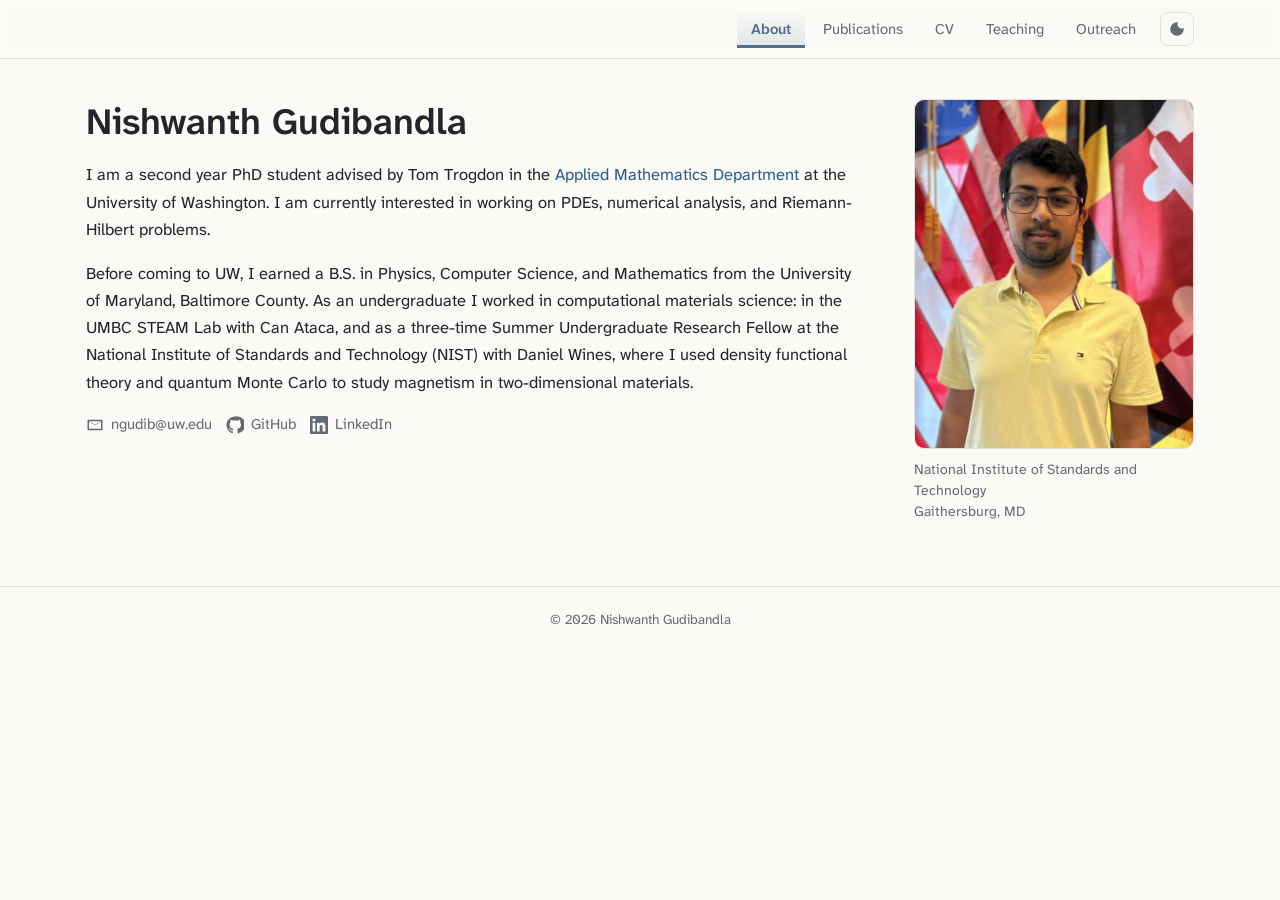
<file: index.html>
<!doctype html>
<html lang="en">
<head>
<meta charset="utf-8">
<meta name="viewport" content="width=device-width, initial-scale=1">
<title>Nishwanth Gudibandla</title>
<meta name="description" content="Nishwanth Gudibandla, PhD student in Applied Mathematics at the University of Washington.">
<link rel="preconnect" href="https://fonts.googleapis.com">
<link rel="preconnect" href="https://fonts.gstatic.com" crossorigin>
<link href="https://fonts.googleapis.com/css2?family=Atkinson+Hyperlegible+Next:ital,wght@0,400;0,500;0,600;1,400&display=swap" rel="stylesheet">
<link rel="stylesheet" href="assets/css/style.css">
<script src="assets/js/site.js"></script>
</head>
<body>
<header class="site-header">
  <nav class="nav" aria-label="Main">
    <div style="display:flex;gap:10px;align-items:center">
      <ul class="nav-links" id="nav-links"><li><a href="" aria-current="page">About</a></li><li><a href="publications/">Publications</a></li><li><a href="cv/">CV</a></li><li><a href="teaching/">Teaching</a></li><li><a href="mentoring/">Outreach</a></li></ul>
      <button class="icon-btn" id="theme-toggle" aria-label="Toggle dark mode"><svg viewBox="0 0 24 24" aria-hidden="true"><path d="M12 3a9 9 0 1 0 9 9c0-.5 0-.9-.1-1.4A5.5 5.5 0 0 1 13.4 3.1L12 3z"/></svg></button>
      <button class="icon-btn menu-toggle" id="menu-toggle" aria-label="Open menu" aria-expanded="false" aria-controls="nav-links"><svg viewBox="0 0 24 24" aria-hidden="true"><path d="M3 6h18v2H3zm0 5h18v2H3zm0 5h18v2H3z"/></svg></button>
    </div>
  </nav>
</header>
<main>
<section class="about">
  <div>
    <h1>Nishwanth Gudibandla</h1>
    <p>I am a second year PhD student advised by Tom Trogdon in the <a href="https://amath.washington.edu/">Applied Mathematics Department</a> at the University of Washington. I am currently interested in working on PDEs, numerical analysis, and Riemann-Hilbert problems.</p>
    <p>Before coming to UW, I earned a B.S. in Physics, Computer Science, and Mathematics from the University of Maryland, Baltimore County. As an undergraduate I worked in computational materials science: in the UMBC STEAM Lab with Can Ataca, and as a three-time Summer Undergraduate Research Fellow at the National Institute of Standards and Technology (NIST) with Daniel Wines, where I used density functional theory and quantum Monte Carlo to study magnetism in two-dimensional materials.</p>
    <div class="contact"><a href="mailto:ngudib@uw.edu"><svg viewBox="0 0 24 24" aria-hidden="true"><path d="M3 5h18a1 1 0 0 1 1 1v12a1 1 0 0 1-1 1H3a1 1 0 0 1-1-1V6a1 1 0 0 1 1-1zm9 7.2L4 7.3V17h16V7.3l-8 4.9zM4.6 7l7.4 4.5L19.4 7H4.6z"/></svg>ngudib@uw.edu</a><a href="https://github.com/ngudib"><svg viewBox="0 0 24 24" aria-hidden="true"><path d="M12 .5a11.5 11.5 0 0 0-3.6 22.4c.6.1.8-.3.8-.6v-2c-3.2.7-3.9-1.5-3.9-1.5-.5-1.3-1.3-1.7-1.3-1.7-1-.7.1-.7.1-.7 1.2.1 1.8 1.2 1.8 1.2 1 1.8 2.8 1.3 3.5 1 .1-.8.4-1.3.7-1.6-2.6-.3-5.3-1.3-5.3-5.7 0-1.3.5-2.3 1.2-3.1-.1-.3-.5-1.5.1-3.2 0 0 1-.3 3.3 1.2a11.4 11.4 0 0 1 6 0c2.3-1.5 3.3-1.2 3.3-1.2.6 1.7.2 2.9.1 3.2.8.8 1.2 1.9 1.2 3.1 0 4.4-2.7 5.4-5.3 5.7.4.4.8 1.1.8 2.2v3.3c0 .3.2.7.8.6A11.5 11.5 0 0 0 12 .5z"/></svg>GitHub</a><a href="https://www.linkedin.com/in/nishwanth-gudibandla-289025254/"><svg viewBox="0 0 24 24" aria-hidden="true"><path d="M20.4 20.5h-3.6v-5.6c0-1.3 0-3-1.8-3s-2.1 1.4-2.1 2.9v5.7H9.3V9h3.4v1.6h.1c.5-.9 1.6-1.8 3.4-1.8 3.6 0 4.3 2.4 4.3 5.5v6.2zM5.3 7.4a2.1 2.1 0 1 1 0-4.2 2.1 2.1 0 0 1 0 4.2zM7.1 20.5H3.5V9h3.6v11.5zM22.2 0H1.8C.8 0 0 .8 0 1.7v20.6c0 .9.8 1.7 1.8 1.7h20.4c1 0 1.8-.8 1.8-1.7V1.7C24 .8 23.2 0 22.2 0z"/></svg>LinkedIn</a></div>
  </div>
  <div class="profile">
    <figure>
      <img src="assets/img/profile.jpg" alt="Portrait of Nishwanth Gudibandla">
      <figcaption>National Institute of Standards and Technology<br>Gaithersburg, MD</figcaption>
    </figure>
  </div>
</section>


</main>
<footer>&copy; 2026 Nishwanth Gudibandla</footer>
</body>
</html>
</file>
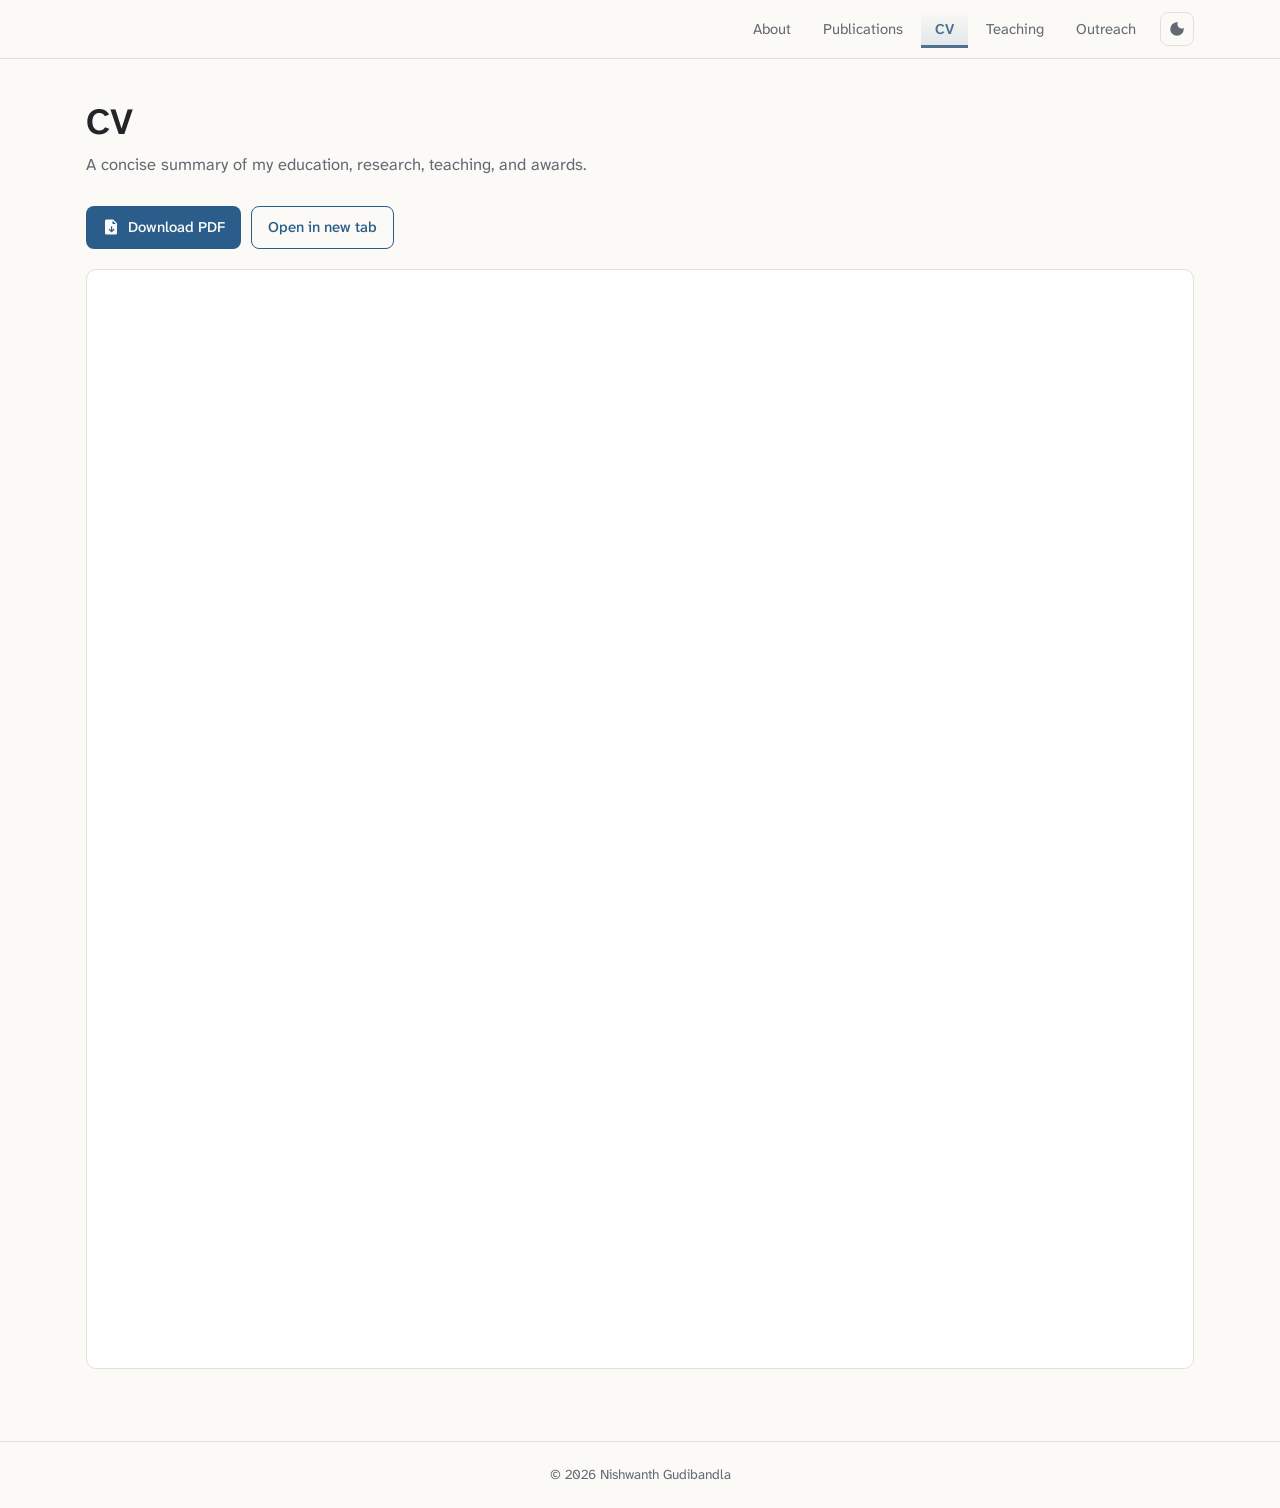
<file: cv/index.html>
<!doctype html>
<html lang="en">
<head>
<meta charset="utf-8">
<meta name="viewport" content="width=device-width, initial-scale=1">
<title>CV | Nishwanth Gudibandla</title>
<meta name="description" content="Curriculum vitae of Nishwanth Gudibandla.">
<link rel="preconnect" href="https://fonts.googleapis.com">
<link rel="preconnect" href="https://fonts.gstatic.com" crossorigin>
<link href="https://fonts.googleapis.com/css2?family=Atkinson+Hyperlegible+Next:ital,wght@0,400;0,500;0,600;1,400&display=swap" rel="stylesheet">
<link rel="stylesheet" href="../assets/css/style.css">
<script src="../assets/js/site.js"></script>
</head>
<body>
<header class="site-header">
  <nav class="nav" aria-label="Main">
    <div style="display:flex;gap:10px;align-items:center">
      <ul class="nav-links" id="nav-links"><li><a href="../">About</a></li><li><a href="../publications/">Publications</a></li><li><a href="../cv/" aria-current="page">CV</a></li><li><a href="../teaching/">Teaching</a></li><li><a href="../mentoring/">Outreach</a></li></ul>
      <button class="icon-btn" id="theme-toggle" aria-label="Toggle dark mode"><svg viewBox="0 0 24 24" aria-hidden="true"><path d="M12 3a9 9 0 1 0 9 9c0-.5 0-.9-.1-1.4A5.5 5.5 0 0 1 13.4 3.1L12 3z"/></svg></button>
      <button class="icon-btn menu-toggle" id="menu-toggle" aria-label="Open menu" aria-expanded="false" aria-controls="nav-links"><svg viewBox="0 0 24 24" aria-hidden="true"><path d="M3 6h18v2H3zm0 5h18v2H3zm0 5h18v2H3z"/></svg></button>
    </div>
  </nav>
</header>
<main>
<h1>CV</h1>
<p class="page-desc">A concise summary of my education, research, teaching, and awards.</p>
<div class="cv-actions">
  <a class="btn" href="../assets/pdf/Gudibandla_CV.pdf" download><svg viewBox="0 0 24 24" aria-hidden="true"><path d="M6 2h9l5 5v13a2 2 0 0 1-2 2H6a2 2 0 0 1-2-2V4a2 2 0 0 1 2-2zm8 1.5V8h4.5L14 3.5zM12 11v5.2l-2.1-2.1-1.1 1.1 4 4 4-4-1.1-1.1-2.1 2.1V11h-1.6z"/></svg>Download PDF</a>
  <a class="btn secondary" href="../assets/pdf/Gudibandla_CV.pdf" target="_blank" rel="noopener">Open in new tab</a>
</div>
<iframe class="cv-frame" src="../assets/pdf/Gudibandla_CV.pdf#view=FitH" title="CV of Nishwanth Gudibandla"></iframe>

</main>
<footer>&copy; 2026 Nishwanth Gudibandla</footer>
</body>
</html>
</file>
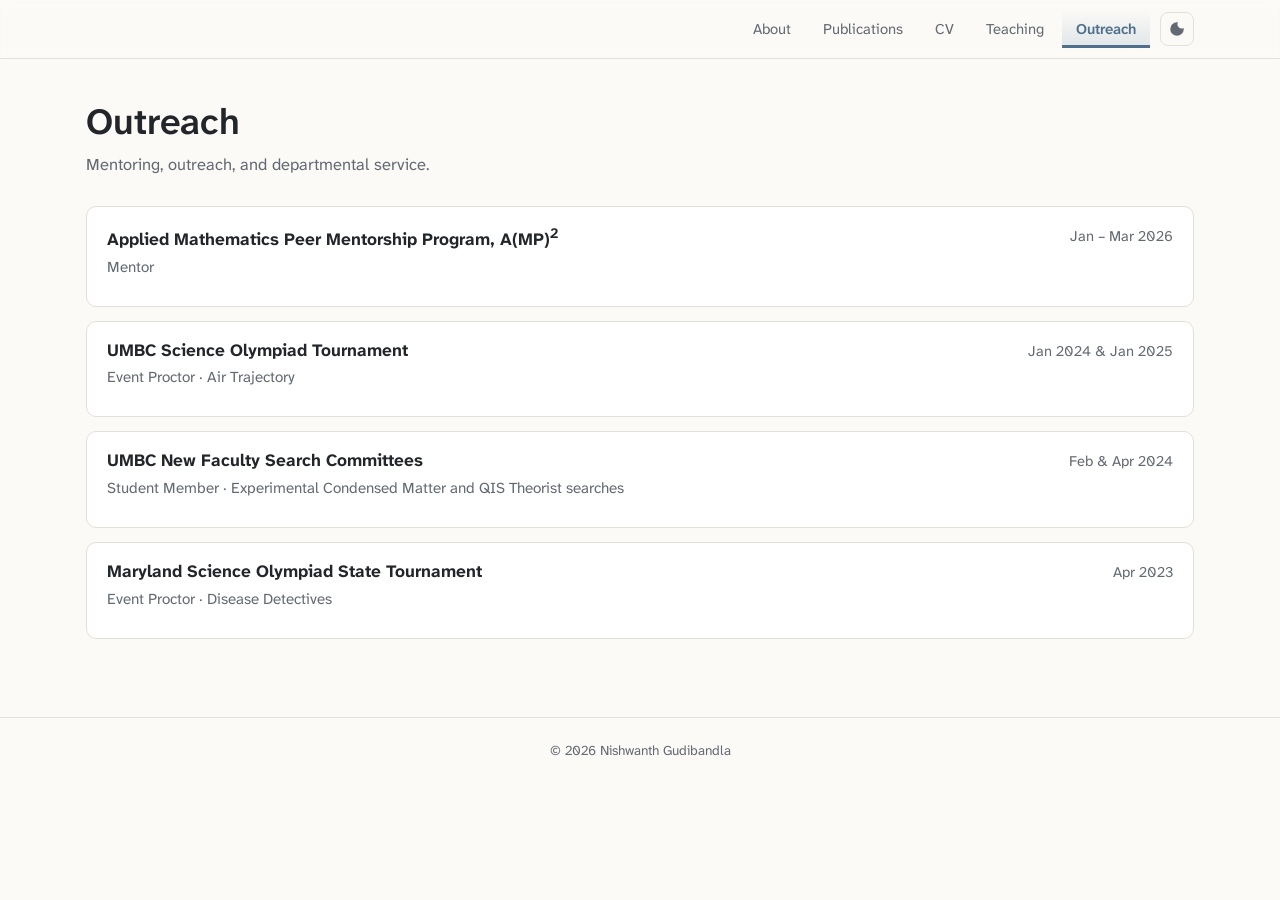
<file: mentoring/index.html>
<!doctype html>
<html lang="en">
<head>
<meta charset="utf-8">
<meta name="viewport" content="width=device-width, initial-scale=1">
<title>Outreach | Nishwanth Gudibandla</title>
<meta name="description" content="Mentoring and service by Nishwanth Gudibandla.">
<link rel="preconnect" href="https://fonts.googleapis.com">
<link rel="preconnect" href="https://fonts.gstatic.com" crossorigin>
<link href="https://fonts.googleapis.com/css2?family=Atkinson+Hyperlegible+Next:ital,wght@0,400;0,500;0,600;1,400&display=swap" rel="stylesheet">
<link rel="stylesheet" href="../assets/css/style.css">
<script src="../assets/js/site.js"></script>
</head>
<body>
<header class="site-header">
  <nav class="nav" aria-label="Main">
    <div style="display:flex;gap:10px;align-items:center">
      <ul class="nav-links" id="nav-links"><li><a href="../">About</a></li><li><a href="../publications/">Publications</a></li><li><a href="../cv/">CV</a></li><li><a href="../teaching/">Teaching</a></li><li><a href="../mentoring/" aria-current="page">Outreach</a></li></ul>
      <button class="icon-btn" id="theme-toggle" aria-label="Toggle dark mode"><svg viewBox="0 0 24 24" aria-hidden="true"><path d="M12 3a9 9 0 1 0 9 9c0-.5 0-.9-.1-1.4A5.5 5.5 0 0 1 13.4 3.1L12 3z"/></svg></button>
      <button class="icon-btn menu-toggle" id="menu-toggle" aria-label="Open menu" aria-expanded="false" aria-controls="nav-links"><svg viewBox="0 0 24 24" aria-hidden="true"><path d="M3 6h18v2H3zm0 5h18v2H3zm0 5h18v2H3z"/></svg></button>
    </div>
  </nav>
</header>
<main>
<h1>Outreach</h1>
<p class="page-desc">Mentoring, outreach, and departmental service.</p>

<article class="entry">
  <div class="entry-head"><h3>Applied Mathematics Peer Mentorship Program, A(MP)<sup>2</sup></h3><span class="meta">Jan – Mar 2026</span></div>
  <p class="where">Mentor</p>
</article>

<article class="entry">
  <div class="entry-head"><h3>UMBC Science Olympiad Tournament</h3><span class="meta">Jan 2024 &amp; Jan 2025</span></div>
  <p class="where">Event Proctor · Air Trajectory</p>
</article>

<article class="entry">
  <div class="entry-head"><h3>UMBC New Faculty Search Committees</h3><span class="meta">Feb &amp; Apr 2024</span></div>
  <p class="where">Student Member · Experimental Condensed Matter and QIS Theorist searches</p>
</article>

<article class="entry">
  <div class="entry-head"><h3>Maryland Science Olympiad State Tournament</h3><span class="meta">Apr 2023</span></div>
  <p class="where">Event Proctor · Disease Detectives</p>
</article>

</main>
<footer>&copy; 2026 Nishwanth Gudibandla</footer>
</body>
</html>
</file>
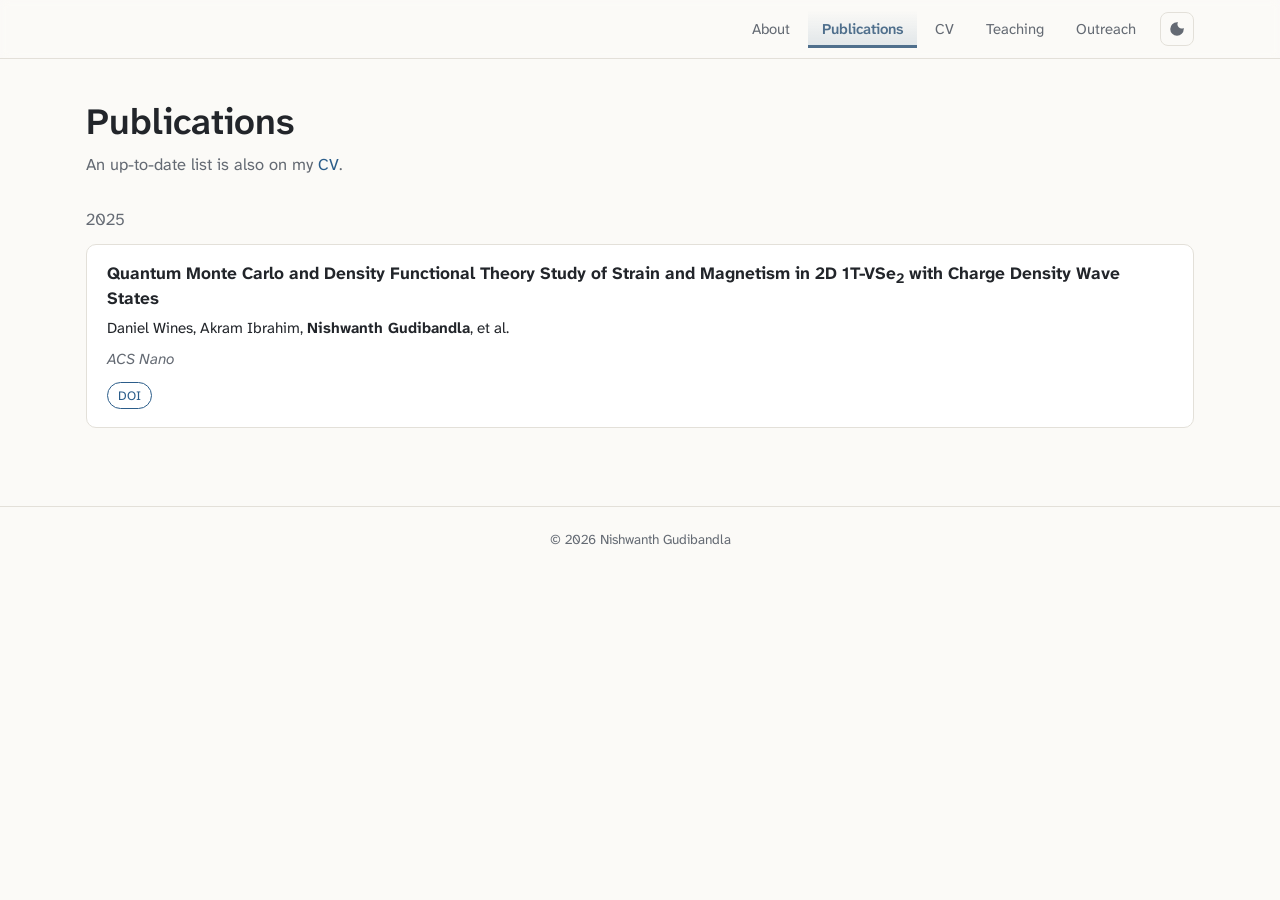
<file: publications/index.html>
<!doctype html>
<html lang="en">
<head>
<meta charset="utf-8">
<meta name="viewport" content="width=device-width, initial-scale=1">
<title>Publications | Nishwanth Gudibandla</title>
<meta name="description" content="Publications by Nishwanth Gudibandla.">
<link rel="preconnect" href="https://fonts.googleapis.com">
<link rel="preconnect" href="https://fonts.gstatic.com" crossorigin>
<link href="https://fonts.googleapis.com/css2?family=Atkinson+Hyperlegible+Next:ital,wght@0,400;0,500;0,600;1,400&display=swap" rel="stylesheet">
<link rel="stylesheet" href="../assets/css/style.css">
<script src="../assets/js/site.js"></script>
</head>
<body>
<header class="site-header">
  <nav class="nav" aria-label="Main">
    <div style="display:flex;gap:10px;align-items:center">
      <ul class="nav-links" id="nav-links"><li><a href="../">About</a></li><li><a href="../publications/" aria-current="page">Publications</a></li><li><a href="../cv/">CV</a></li><li><a href="../teaching/">Teaching</a></li><li><a href="../mentoring/">Outreach</a></li></ul>
      <button class="icon-btn" id="theme-toggle" aria-label="Toggle dark mode"><svg viewBox="0 0 24 24" aria-hidden="true"><path d="M12 3a9 9 0 1 0 9 9c0-.5 0-.9-.1-1.4A5.5 5.5 0 0 1 13.4 3.1L12 3z"/></svg></button>
      <button class="icon-btn menu-toggle" id="menu-toggle" aria-label="Open menu" aria-expanded="false" aria-controls="nav-links"><svg viewBox="0 0 24 24" aria-hidden="true"><path d="M3 6h18v2H3zm0 5h18v2H3zm0 5h18v2H3z"/></svg></button>
    </div>
  </nav>
</header>
<main>
<h1>Publications</h1>
<p class="page-desc">An up-to-date list is also on my <a href="../cv/">CV</a>.</p>
<p class="year">2025</p>
<article class="entry">
  <h3>Quantum Monte Carlo and Density Functional Theory Study of Strain and Magnetism in 2D 1T-VSe<sub>2</sub> with Charge Density Wave States</h3>
  <p class="authors">Daniel Wines, Akram Ibrahim, <strong>Nishwanth Gudibandla</strong>, et al.</p>
  <p class="venue">ACS Nano</p>
  <div class="tags"><a class="tag" href="https://doi.org/10.1021/acsnano.4c15914">DOI</a></div>
</article>

</main>
<footer>&copy; 2026 Nishwanth Gudibandla</footer>
</body>
</html>
</file>
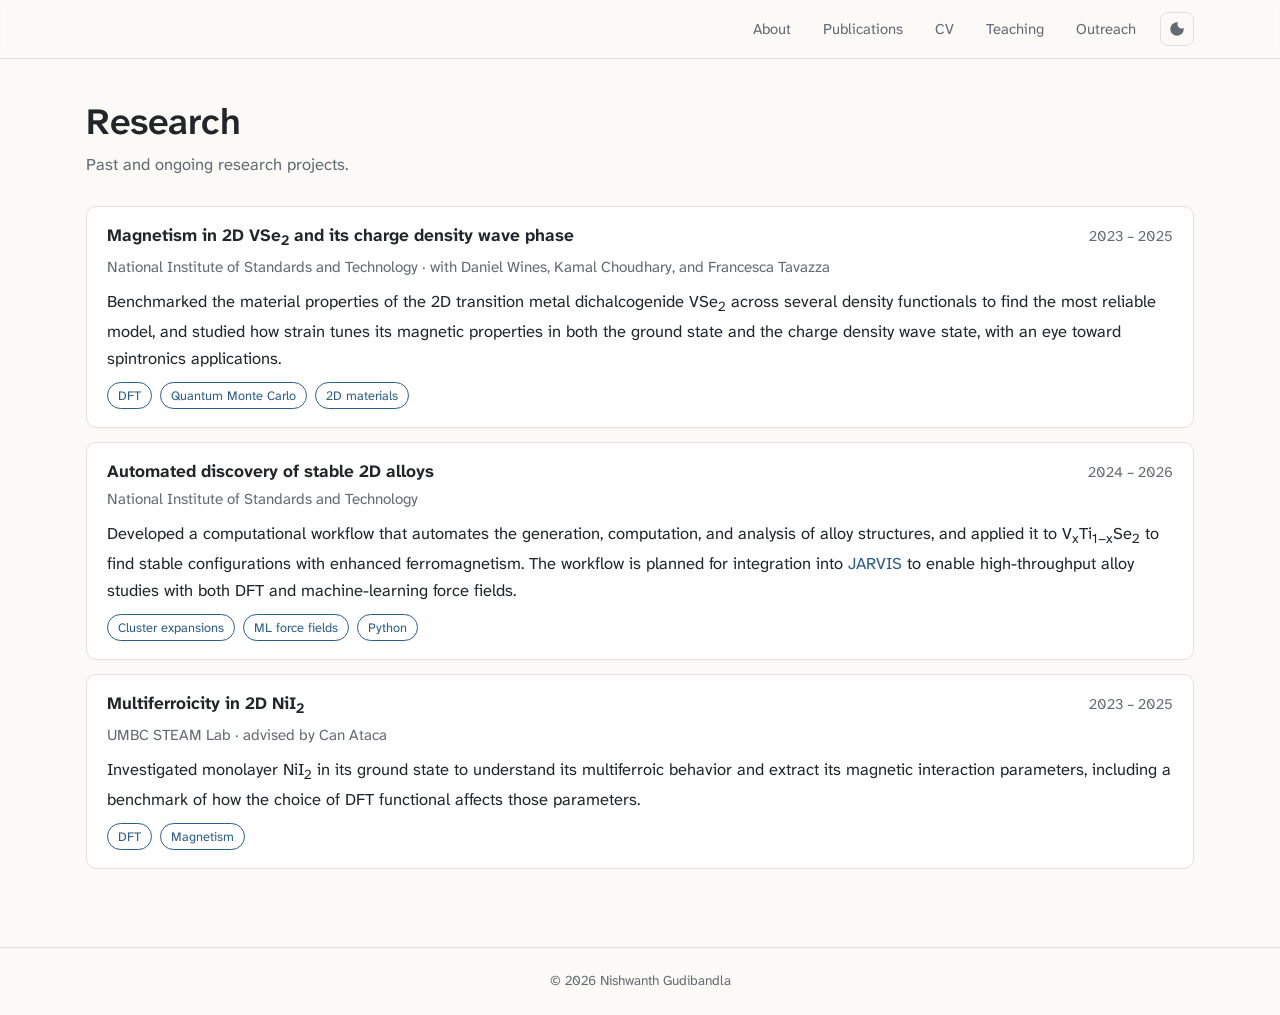
<file: research/index.html>
<!doctype html>
<html lang="en">
<head>
<meta charset="utf-8">
<meta name="viewport" content="width=device-width, initial-scale=1">
<title>Research | Nishwanth Gudibandla</title>
<meta name="description" content="Research projects by Nishwanth Gudibandla.">
<link rel="preconnect" href="https://fonts.googleapis.com">
<link rel="preconnect" href="https://fonts.gstatic.com" crossorigin>
<link href="https://fonts.googleapis.com/css2?family=Atkinson+Hyperlegible+Next:ital,wght@0,400;0,500;0,600;1,400&display=swap" rel="stylesheet">
<link rel="stylesheet" href="../assets/css/style.css">
<script src="../assets/js/site.js"></script>
</head>
<body>
<header class="site-header">
  <nav class="nav" aria-label="Main">
    <div style="display:flex;gap:10px;align-items:center">
      <ul class="nav-links" id="nav-links"><li><a href="../">About</a></li><li><a href="../publications/">Publications</a></li><li><a href="../cv/">CV</a></li><li><a href="../teaching/">Teaching</a></li><li><a href="../mentoring/">Outreach</a></li></ul>
      <button class="icon-btn" id="theme-toggle" aria-label="Toggle dark mode"><svg viewBox="0 0 24 24" aria-hidden="true"><path d="M12 3a9 9 0 1 0 9 9c0-.5 0-.9-.1-1.4A5.5 5.5 0 0 1 13.4 3.1L12 3z"/></svg></button>
      <button class="icon-btn menu-toggle" id="menu-toggle" aria-label="Open menu" aria-expanded="false" aria-controls="nav-links"><svg viewBox="0 0 24 24" aria-hidden="true"><path d="M3 6h18v2H3zm0 5h18v2H3zm0 5h18v2H3z"/></svg></button>
    </div>
  </nav>
</header>
<main>
<h1>Research</h1>
<p class="page-desc">Past and ongoing research projects.</p>

<article class="entry">
  <div class="entry-head"><h3>Magnetism in 2D VSe<sub>2</sub> and its charge density wave phase</h3><span class="meta">2023 – 2025</span></div>
  <p class="where">National Institute of Standards and Technology · with Daniel Wines, Kamal Choudhary, and Francesca Tavazza</p>
  <p>Benchmarked the material properties of the 2D transition metal dichalcogenide VSe<sub>2</sub> across several density functionals to find the most reliable model, and studied how strain tunes its magnetic properties in both the ground state and the charge density wave state, with an eye toward spintronics applications.</p>
  <div class="tags"><span class="tag">DFT</span><span class="tag">Quantum Monte Carlo</span><span class="tag">2D materials</span></div>
</article>

<article class="entry">
  <div class="entry-head"><h3>Automated discovery of stable 2D alloys</h3><span class="meta">2024 – 2026</span></div>
  <p class="where">National Institute of Standards and Technology</p>
  <p>Developed a computational workflow that automates the generation, computation, and analysis of alloy structures, and applied it to V<sub>x</sub>Ti<sub>1−x</sub>Se<sub>2</sub> to find stable configurations with enhanced ferromagnetism. The workflow is planned for integration into <a href="https://jarvis.nist.gov/">JARVIS</a> to enable high-throughput alloy studies with both DFT and machine-learning force fields.</p>
  <div class="tags"><span class="tag">Cluster expansions</span><span class="tag">ML force fields</span><span class="tag">Python</span></div>
</article>

<article class="entry">
  <div class="entry-head"><h3>Multiferroicity in 2D NiI<sub>2</sub></h3><span class="meta">2023 – 2025</span></div>
  <p class="where">UMBC STEAM Lab · advised by Can Ataca</p>
  <p>Investigated monolayer NiI<sub>2</sub> in its ground state to understand its multiferroic behavior and extract its magnetic interaction parameters, including a benchmark of how the choice of DFT functional affects those parameters.</p>
  <div class="tags"><span class="tag">DFT</span><span class="tag">Magnetism</span></div>
</article>

</main>
<footer>&copy; 2026 Nishwanth Gudibandla</footer>
</body>
</html>
</file>
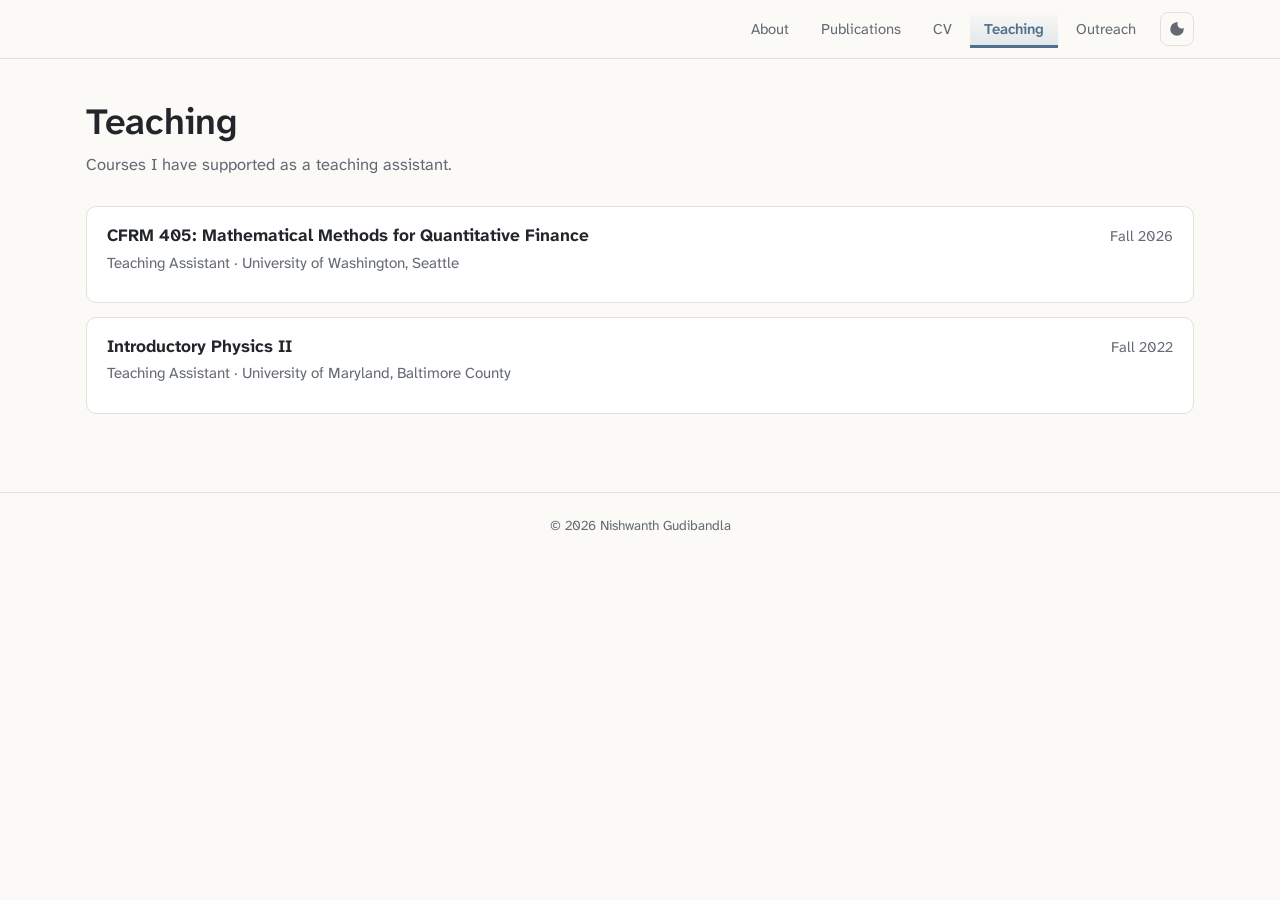
<file: teaching/index.html>
<!doctype html>
<html lang="en">
<head>
<meta charset="utf-8">
<meta name="viewport" content="width=device-width, initial-scale=1">
<title>Teaching | Nishwanth Gudibandla</title>
<meta name="description" content="Teaching by Nishwanth Gudibandla.">
<link rel="preconnect" href="https://fonts.googleapis.com">
<link rel="preconnect" href="https://fonts.gstatic.com" crossorigin>
<link href="https://fonts.googleapis.com/css2?family=Atkinson+Hyperlegible+Next:ital,wght@0,400;0,500;0,600;1,400&display=swap" rel="stylesheet">
<link rel="stylesheet" href="../assets/css/style.css">
<script src="../assets/js/site.js"></script>
</head>
<body>
<header class="site-header">
  <nav class="nav" aria-label="Main">
    <div style="display:flex;gap:10px;align-items:center">
      <ul class="nav-links" id="nav-links"><li><a href="../">About</a></li><li><a href="../publications/">Publications</a></li><li><a href="../cv/">CV</a></li><li><a href="../teaching/" aria-current="page">Teaching</a></li><li><a href="../mentoring/">Outreach</a></li></ul>
      <button class="icon-btn" id="theme-toggle" aria-label="Toggle dark mode"><svg viewBox="0 0 24 24" aria-hidden="true"><path d="M12 3a9 9 0 1 0 9 9c0-.5 0-.9-.1-1.4A5.5 5.5 0 0 1 13.4 3.1L12 3z"/></svg></button>
      <button class="icon-btn menu-toggle" id="menu-toggle" aria-label="Open menu" aria-expanded="false" aria-controls="nav-links"><svg viewBox="0 0 24 24" aria-hidden="true"><path d="M3 6h18v2H3zm0 5h18v2H3zm0 5h18v2H3z"/></svg></button>
    </div>
  </nav>
</header>
<main>
<h1>Teaching</h1>
<p class="page-desc">Courses I have supported as a teaching assistant.</p>

<article class="entry">
  <div class="entry-head"><h3>CFRM 405: Mathematical Methods for Quantitative Finance</h3><span class="meta">Fall 2026</span></div>
  <p class="where">Teaching Assistant · University of Washington, Seattle</p>
</article>

<article class="entry">
  <div class="entry-head"><h3>Introductory Physics II</h3><span class="meta">Fall 2022</span></div>
  <p class="where">Teaching Assistant · University of Maryland, Baltimore County</p>
</article>

</main>
<footer>&copy; 2026 Nishwanth Gudibandla</footer>
</body>
</html>
</file>
<file: assets/css/style.css>
:root {
  --bg: #fbfaf7;
  --surface: #ffffff;
  --text: #22252a;
  --muted: #646a73;
  --border: #e3e0d9;
  --accent: #2b5d8a;
  --accent-soft: #e8eff6;
  --tab-line: #4f6f8c;
  --maxw: 1140px;
  --serif: "Atkinson Hyperlegible Next", system-ui, -apple-system, "Segoe UI", Roboto, sans-serif;
  --sans: "Atkinson Hyperlegible Next", system-ui, -apple-system, "Segoe UI", Roboto, sans-serif;
}
@media (prefers-color-scheme: dark) {
  :root:not([data-theme="light"]) {
    --bg: #15171b; --surface: #1c1f24; --text: #e4e6ea; --muted: #9aa1ab;
    --border: #2c3038; --accent: #7fb2e0; --accent-soft: #1f2a36;
    --tab-line: #7d9dbb;
  }
}
:root[data-theme="dark"] {
  --bg: #15171b; --surface: #1c1f24; --text: #e4e6ea; --muted: #9aa1ab;
  --border: #2c3038; --accent: #7fb2e0; --accent-soft: #1f2a36;
    --tab-line: #7d9dbb;
}

* { box-sizing: border-box; }
html { -webkit-text-size-adjust: 100%; }
body {
  margin: 0; background: var(--bg); color: var(--text);
  font-family: var(--sans); font-size: 16.5px; line-height: 1.65;
}
a { color: var(--accent); text-decoration: none; }
a:hover { text-decoration: underline; }
img { max-width: 100%; }

/* ---------- Header / nav ---------- */
.site-header {
  position: sticky; top: 0; z-index: 10;
  background: color-mix(in srgb, var(--bg) 25%, transparent);
  -webkit-backdrop-filter: blur(4px);
  backdrop-filter: blur(4px);
  border-bottom: 1px solid var(--border);
}
.nav {
  max-width: var(--maxw); margin: 0 auto; padding: 0 16px;
  display: flex; align-items: center; justify-content: flex-end; height: 58px;
}
.nav-links { display: flex; gap: 4px; align-items: center; list-style: none; margin: 0; padding: 0; }
.nav-links a {
  display: block; padding: 7px 14px; border-radius: 0;
  color: var(--muted); font-size: .93rem;
  background: transparent; transition: background-color .15s ease, color .15s ease;
}
.nav-links a:hover { background-color: var(--accent-soft); color: var(--accent); text-decoration: none; }
.nav-links a[aria-current="page"] {
  color: var(--tab-line); font-weight: 600;
  background-image: linear-gradient(to top, color-mix(in srgb, var(--accent) 13%, transparent), transparent);
  box-shadow: inset 0 -3px 0 var(--tab-line);
}
.icon-btn {
  background: none; border: 1px solid var(--border); color: var(--muted);
  border-radius: 8px; width: 34px; height: 34px; cursor: pointer;
  display: inline-flex; align-items: center; justify-content: center;
}
.icon-btn:hover { color: var(--accent); border-color: var(--accent); }
.menu-toggle { display: none; }

@media (max-width: 720px) {
  .menu-toggle { display: inline-flex; }
  .nav-links {
    display: none; position: absolute; top: 58px; left: 0; right: 0;
    flex-direction: column; align-items: flex-start; gap: 0;
    background: var(--bg); border-bottom: 1px solid var(--border); padding: 6px 16px 12px;
  }
  .nav-links.open { display: flex; }
  .nav-links li { width: 100%; }
  .nav-links a { padding: 8px 12px; font-size: 1rem; }
}

/* ---------- Layout ---------- */
main { max-width: var(--maxw); margin: 0 auto; padding: 40px 16px 64px; }
h1, h2, h3 { font-family: var(--serif); line-height: 1.25; }
h1 { font-size: 2.3rem; font-weight: 600; margin: 0 0 6px; }
h2 {
  font-size: 1.35rem; font-weight: 600; margin: 48px 0 16px;
  padding-bottom: 6px; border-bottom: 1px solid var(--border);
}
h3 { font-size: 1.08rem; margin: 0 0 4px; }
.page-desc { color: var(--muted); margin: 0 0 28px; }
.subtitle { color: var(--muted); margin: 0 0 24px; font-size: 1.02rem; }

/* ---------- About ---------- */
.about { display: grid; grid-template-columns: 1fr 280px; gap: 48px; align-items: start; }
.profile figure { margin: 0; }
.profile img {
  width: 100%; aspect-ratio: 4 / 5; object-fit: cover; object-position: 50% 22%;
  border-radius: 10px; border: 1px solid var(--border); display: block;
}
.profile figcaption { font-size: .88rem; color: var(--muted); margin-top: 10px; line-height: 1.5; }
@media (max-width: 720px) {
  .about { grid-template-columns: 1fr; gap: 20px; }
  .profile { order: -1; max-width: 220px; }
  h1 { font-size: 1.9rem; }
}

/* ---------- News ---------- */
.news { list-style: none; padding: 0; margin: 0; }
.news li { display: grid; grid-template-columns: 110px 1fr; gap: 16px; padding: 8px 0; border-bottom: 1px dashed var(--border); }
.news li:last-child { border-bottom: none; }
.news time { color: var(--muted); font-size: .9rem; font-variant-numeric: tabular-nums; }
@media (max-width: 520px) { .news li { grid-template-columns: 1fr; gap: 0; } }

/* ---------- Entries (pubs, teaching, etc.) ---------- */
.entry {
  background: var(--surface); border: 1px solid var(--border); border-radius: 10px;
  padding: 18px 20px; margin-bottom: 14px;
}
.entry-head { display: flex; justify-content: space-between; gap: 12px; flex-wrap: wrap; }
.entry .meta { color: var(--muted); font-size: .92rem; white-space: nowrap; }
.entry .where { color: var(--muted); font-size: .95rem; margin: 0 0 8px; }
.entry p { margin: 6px 0 0; }
.authors { font-size: .95rem; }
.venue { font-style: italic; color: var(--muted); font-size: .95rem; }
.tags { display: flex; gap: 8px; flex-wrap: wrap; margin-top: 10px; }
.tag {
  font-size: .8rem; padding: 2px 10px; border-radius: 999px;
  border: 1px solid var(--accent); color: var(--accent);
}
a.tag:hover { background: var(--accent-soft); text-decoration: none; }
.year { font-family: var(--serif); color: var(--muted); font-size: 1.05rem; margin: 26px 0 10px; }

/* ---------- CV page ---------- */
.cv-actions { display: flex; gap: 10px; flex-wrap: wrap; margin-bottom: 20px; }
.btn {
  display: inline-flex; align-items: center; gap: 8px; padding: 8px 16px;
  border-radius: 8px; background: var(--accent); color: var(--bg); font-size: .93rem; font-weight: 500;
}
.btn:hover { text-decoration: none; opacity: .9; }
.btn.secondary { background: none; color: var(--accent); border: 1px solid var(--accent); }
.cv-frame { width: 100%; height: 1100px; border: 1px solid var(--border); border-radius: 10px; background: #fff; }
@media (max-width: 720px) { .cv-frame { display: none; } }
.cv-table { width: 100%; border-collapse: collapse; }
.cv-table td { padding: 5px 0; vertical-align: top; }
.cv-table td:last-child { text-align: right; color: var(--muted); white-space: nowrap; padding-left: 16px; font-size: .92rem; }

/* ---------- Contact / footer ---------- */
.contact { display: flex; gap: 14px; margin-top: 10px; flex-wrap: wrap; }
.contact a {
  display: inline-flex; align-items: center; gap: 7px; color: var(--muted); font-size: .93rem;
}
.contact a:hover { color: var(--accent); text-decoration: none; }
.contact svg, .icon-btn svg, .btn svg { width: 18px; height: 18px; fill: currentColor; }
footer {
  border-top: 1px solid var(--border); color: var(--muted); font-size: .85rem;
  text-align: center; padding: 22px 16px;
}
</file>
